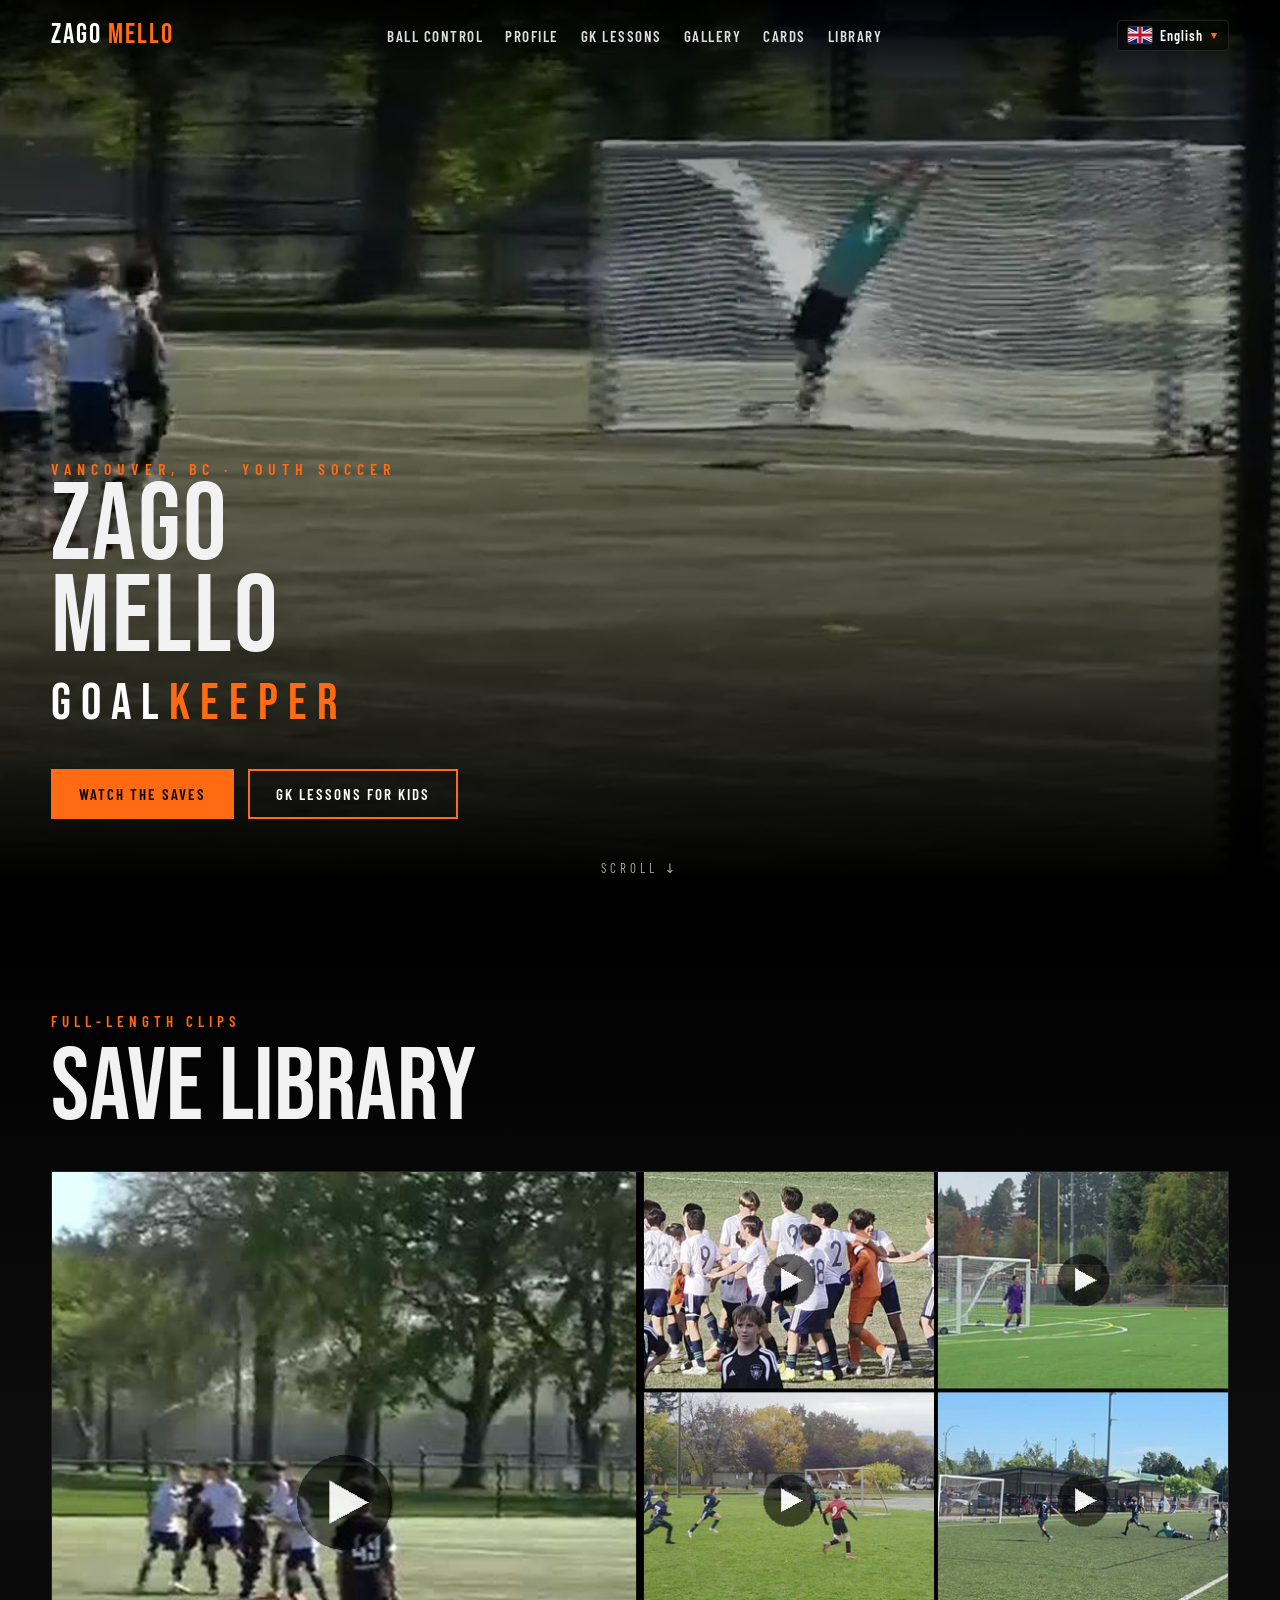
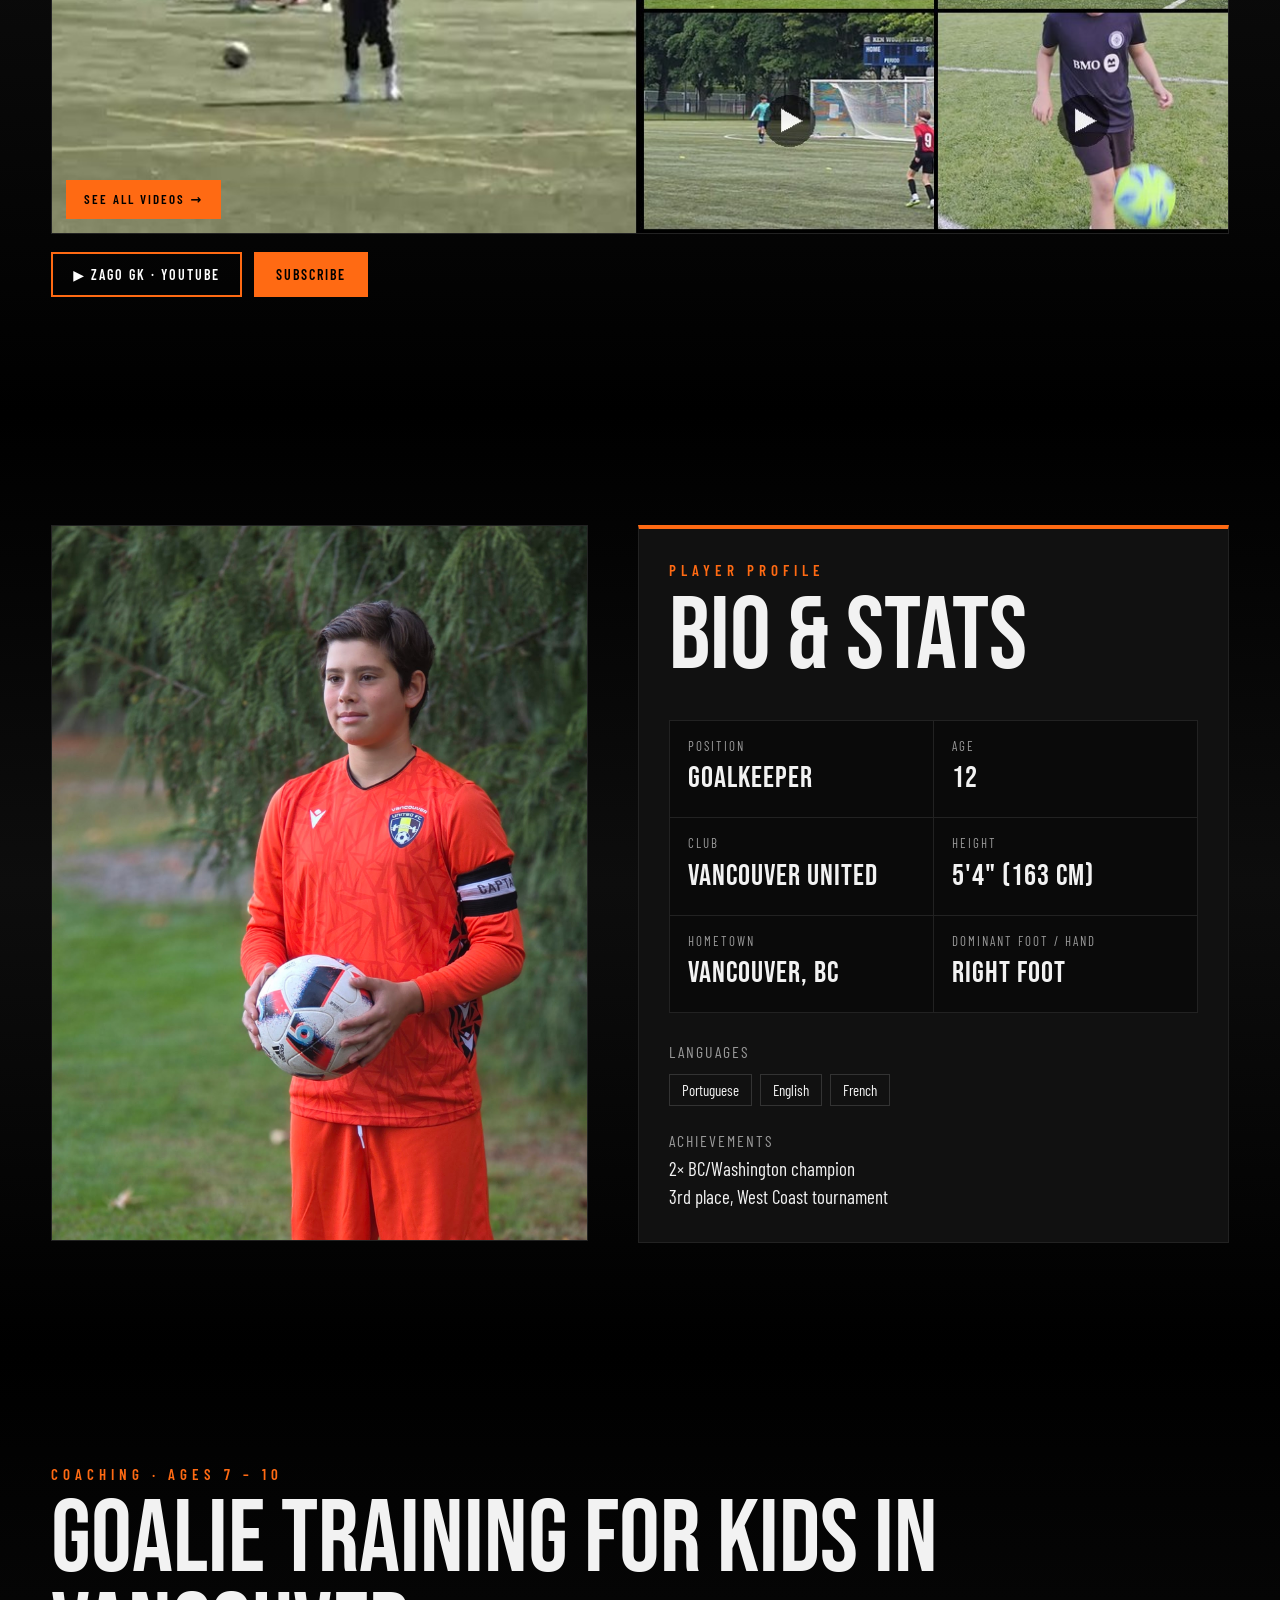
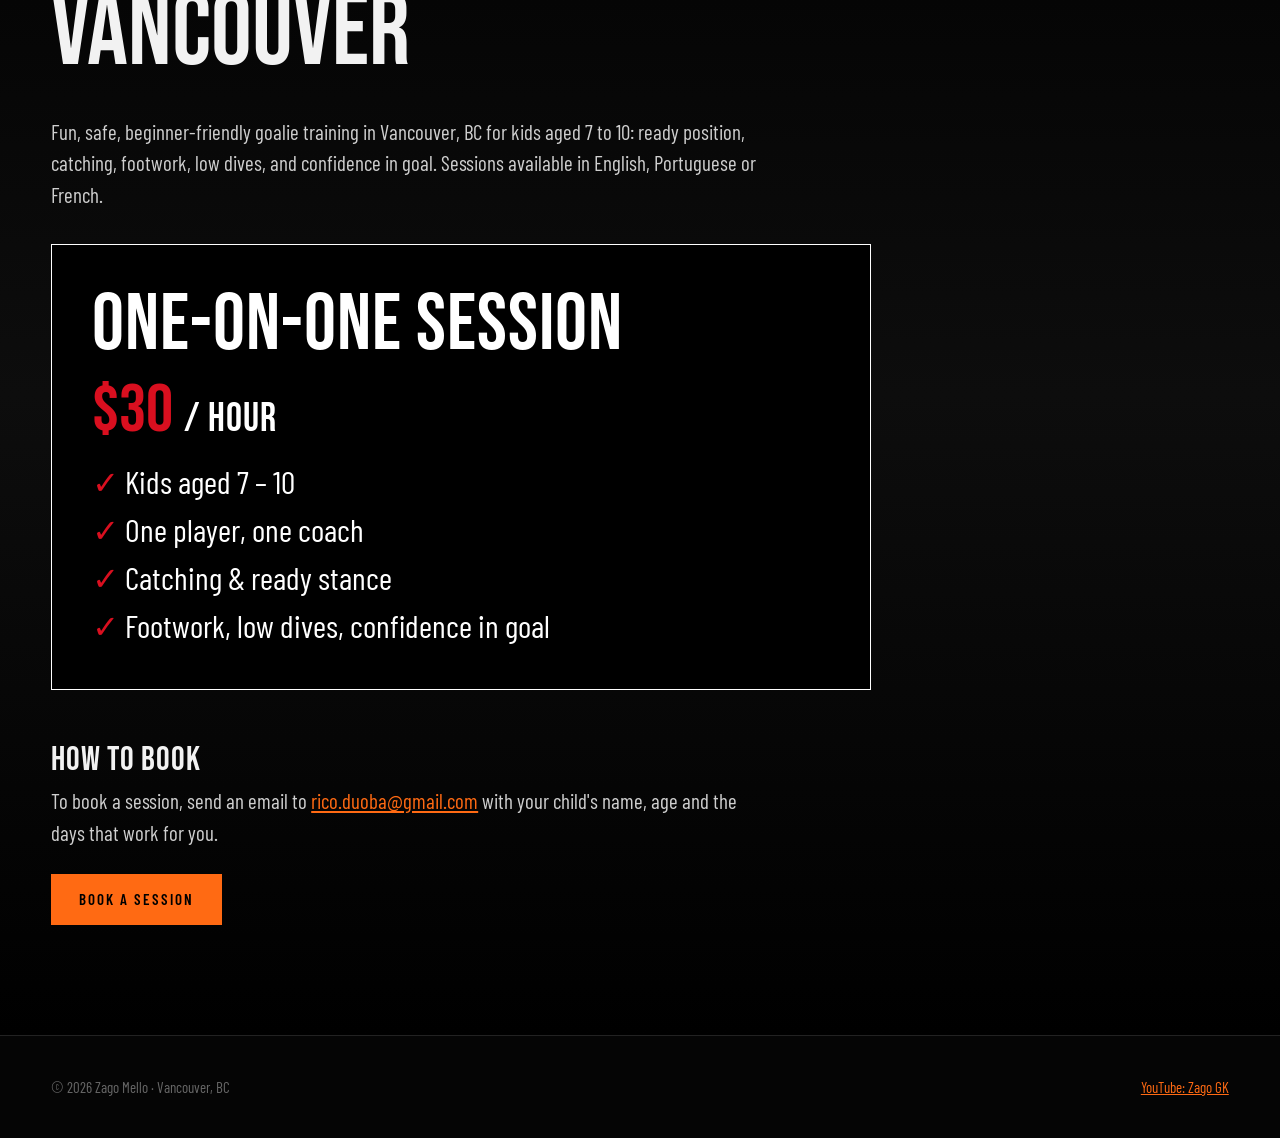
<file: index.html>
<!doctype html>
<html lang="en"><head>
<meta charset="utf-8"><meta name="viewport" content="width=device-width,initial-scale=1">
<title>Goalie Training Vancouver for Kids 7–10 | Zago Mello Goalkeeper</title>
<meta name="description" content="One-on-one goalie training in Vancouver, BC for kids aged 7 to 10: catching, footwork, diving and confidence in goal. $30/hour, in English, Portuguese or French. From the family of youth goalkeeper Zago Mello.">
<meta property="og:title" content="Zago Mello — Goalkeeper"><meta property="og:image" content="reel/poster.jpg">
<link rel="canonical" href="https://mell0dia.github.io/ZagoGK/">
<meta property="og:url" content="https://mell0dia.github.io/ZagoGK/"><meta property="og:type" content="website">
<script type="application/ld+json">
{"@context":"https://schema.org","@type":"SportsActivityLocation","name":"ZagoGK Goalie Training","description":"One-on-one goalkeeper training for kids aged 7 to 10 in Vancouver, BC.","url":"https://mell0dia.github.io/ZagoGK/","image":"https://mell0dia.github.io/ZagoGK/reel/poster.jpg","email":"rico.duoba@gmail.com","priceRange":"$30/hour","areaServed":{"@type":"City","name":"Vancouver"},"address":{"@type":"PostalAddress","addressLocality":"Vancouver","addressRegion":"BC","addressCountry":"CA"},"knowsLanguage":["en","pt","fr"],"sameAs":["https://www.youtube.com/@zagogk"],"makesOffer":{"@type":"Offer","name":"One-on-one goalkeeper session","price":"30","priceCurrency":"CAD","eligibleQuantity":{"@type":"QuantitativeValue","unitText":"hour"}}}
</script>
<link rel="preload" href="fonts/BebasNeue-Regular.ttf" as="font" type="font/ttf" crossorigin>
<link rel="stylesheet" href="css/style.css?v=17">
</head><body id="top">
<nav class="nav" id="nav">
  <a class="brand" href="index.html">ZAGO <span>MELLO</span></a>
  <button class="burger" aria-label="Menu" onclick="document.querySelector('.links').classList.toggle('open')">☰</button>
  <ul class="links">
    <li><a href="ballcontrol.html">Ball Control</a></li>
    <li><a href="#bio">Profile</a></li>
    <li><a href="#coaching">GK Lessons</a></li>
    <li><a href="gallery.html">Gallery</a></li>
    <li><a href="cards.html">Cards</a></li>
    <li><a href="library.html">Library</a></li>
  </ul>
</nav>
<header class="hero">
  <video autoplay muted loop playsinline preload="auto" poster="reel/poster.jpg"><source src="reel/hero-loop.mp4" type="video/mp4"></video>
  <div class="hero-txt">
    <div class="kicker">Vancouver, BC · Youth Soccer</div>
    <h1>ZAGO<br>MELLO</h1>
    <div class="role" data-i18n="role">GOAL<b>KEEPER</b></div>
    <div class="btns"><a class="btn fill" href="library.html">Watch the saves</a><a class="btn" href="#coaching">GK lessons for kids</a></div>
  </div>
  <div class="scroll-cue">SCROLL ↓</div>
</header>

<section id="library" class="alt"><div class="wrap reveal">
  <div class="eyebrow">Full-length clips</div><h2>Save Library</h2>
  <a class="collage" href="library.html" aria-label="Save Library"><img src="img/library-collage.jpg" alt="Save Library" loading="lazy"><span class="btn fill">See all videos →</span></a>
  <div class="yt"><a class="btn" href="https://www.youtube.com/@zagogk" target="_blank" rel="noopener">▶ Zago GK · YouTube</a><a class="btn fill" href="https://www.youtube.com/@zagogk?sub_confirmation=1" target="_blank" rel="noopener">Subscribe</a></div>
</div></section>

<section id="bio" class="alt"><div class="wrap bio reveal">
  <img src="img/profile/photo-n001.jpg" alt="Zago Mello in orange goalkeeper kit">
  <div class="stat-card">
    <div class="eyebrow">Player Profile</div><h2>Bio &amp; Stats</h2>
    <div class="stats">
      <div><small>Position</small><strong>Goalkeeper</strong></div>
      <div><small>Age</small><strong>12</strong></div>
      <div><small>Club</small><strong>Vancouver United</strong></div>
      <div><small>Height</small><strong>5'4" (163 cm)</strong></div>
      <div><small>Hometown</small><strong>Vancouver, BC</strong></div>
      <div><small>Dominant foot / hand</small><strong>Right foot</strong></div>
    </div>
    <small style="color:var(--mute);letter-spacing:2px;text-transform:uppercase">Languages</small>
    <div class="langs"><span>Portuguese</span><span>English</span><span>French</span></div>
    <p style="margin-top:20px"><small style="color:var(--mute);letter-spacing:2px;text-transform:uppercase">Achievements</small><br>2× BC/Washington champion<br>3rd place, West Coast tournament</p>
  </div>
</div></section>

<section id="coaching" class="alt"><div class="wrap reveal">
  <div class="eyebrow">Coaching · Ages 7 – 10</div><h2>Goalie Training for Kids in Vancouver</h2>
  <p class="lead">Fun, safe, beginner-friendly goalie training in Vancouver, BC for kids aged 7 to 10: ready position, catching, footwork, low dives, and confidence in goal. Sessions available in English, Portuguese or French.</p>
  <div class="tiers one">
    <div class="tier hot"><h3>One-on-One Session</h3><div class="price">$30 <small>/ hour</small></div><ul><li>Kids aged 7 – 10</li><li>One player, one coach</li><li>Catching &amp; ready stance</li><li>Footwork, low dives, confidence in goal</li></ul></div>
  </div>
  <h3 class="sub">How to book</h3>
  <p class="lead">To book a session, send an email to <a class="mail" href="mailto:rico.duoba@gmail.com?subject=Goalkeeper%20lesson%20booking">rico.duoba@gmail.com</a> with your child's name, age and the days that work for you.</p>
  <div class="btns"><a class="btn fill" href="mailto:rico.duoba@gmail.com?subject=Goalkeeper%20lesson%20booking">Book a session</a></div>
</div></section>
<footer><span>© <span id="yr"></span> Zago Mello · Vancouver, BC</span><a href="https://www.youtube.com/@zagogk" target="_blank" rel="noopener">YouTube: Zago GK</a></footer>
<script src="js/i18n.js?v=6"></script>
<script src="js/main.js?v=11"></script>
</body></html>
</file>
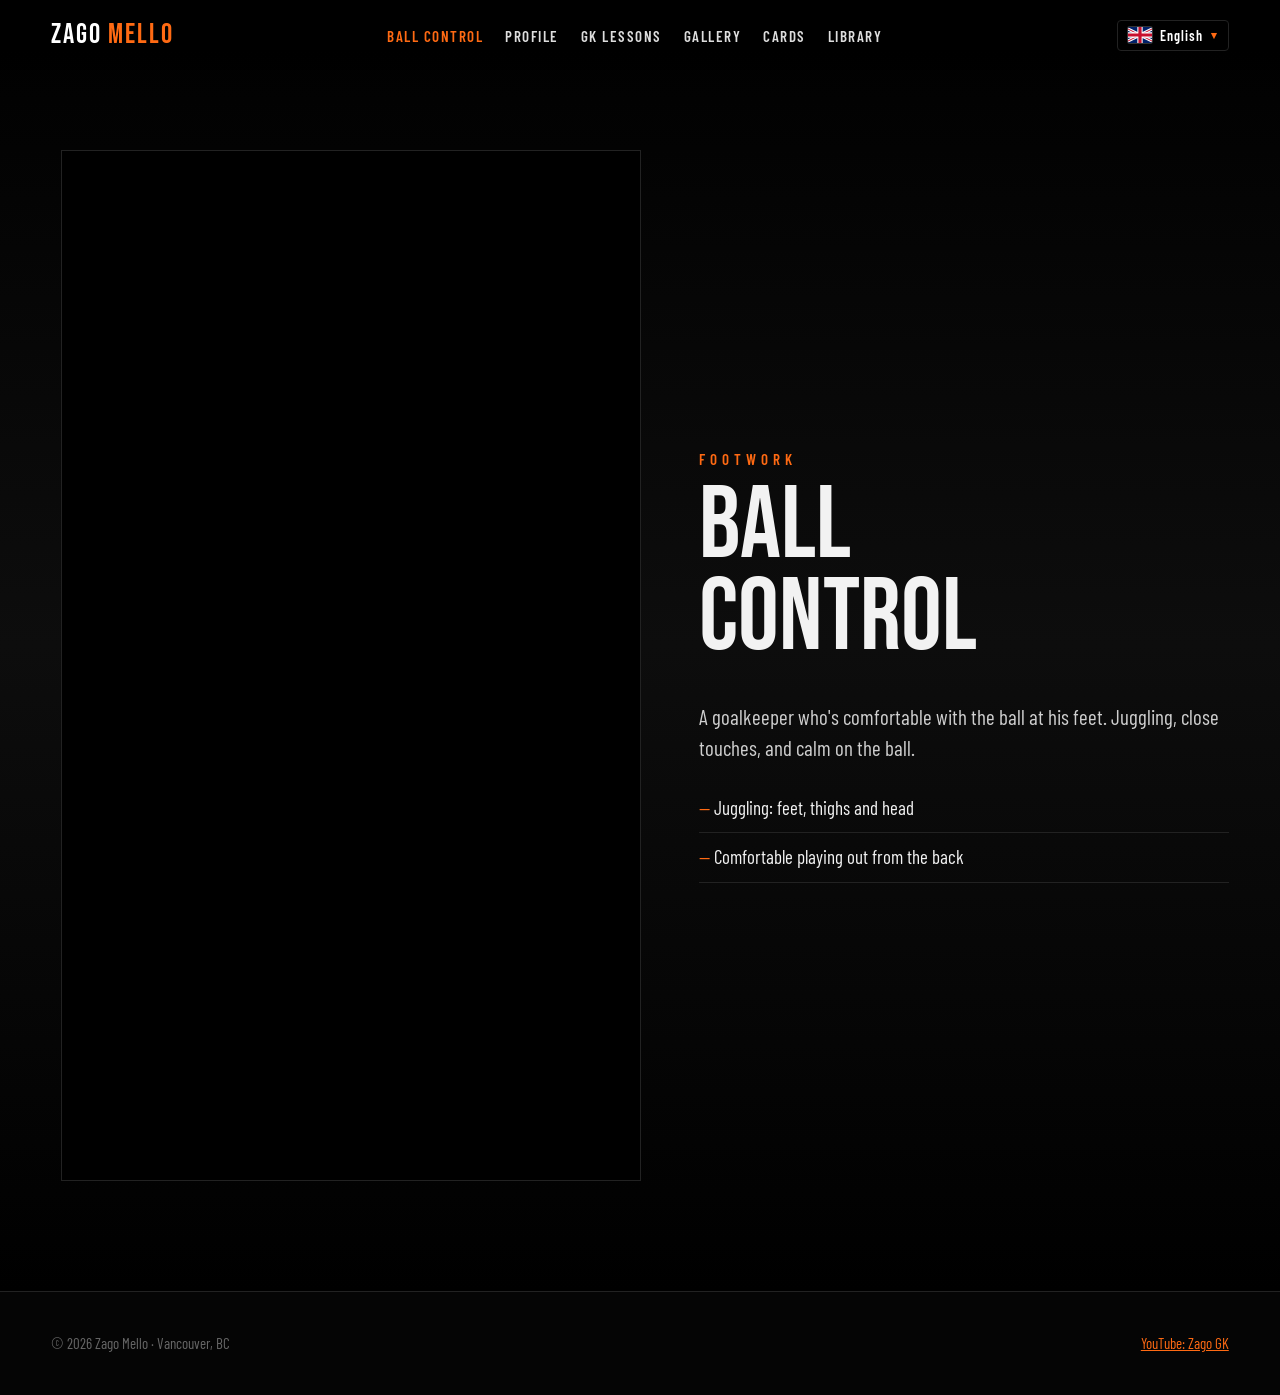
<file: ballcontrol.html>
<!doctype html>
<html lang="en"><head>
<meta charset="utf-8"><meta name="viewport" content="width=device-width,initial-scale=1">
<title>Ball Control — Zago Mello</title>
<meta name="description" content="Zago Mello ball control: juggling and footwork.">
<meta property="og:title" content="Ball Control — Zago Mello"><meta property="og:image" content="reel/poster.jpg">
<link rel="preload" href="fonts/BebasNeue-Regular.ttf" as="font" type="font/ttf" crossorigin>
<link rel="stylesheet" href="css/style.css?v=17">
</head><body>
<nav class="nav solid" id="nav">
  <a class="brand" href="index.html">ZAGO <span>MELLO</span></a>
  <button class="burger" aria-label="Menu" onclick="document.querySelector('.links').classList.toggle('open')">☰</button>
  <ul class="links">
    <li><a href="ballcontrol.html" class="active">Ball Control</a></li>
    <li><a href="index.html#bio">Profile</a></li>
    <li><a href="index.html#coaching">GK Lessons</a></li>
    <li><a href="gallery.html">Gallery</a></li>
    <li><a href="cards.html">Cards</a></li>
    <li><a href="library.html">Library</a></li>
  </ul>
</nav>
<section id="control" class="alt pagehead"><div class="wrap bc reveal">
  <div class="player" id="controlPlayer" data-poster="media/ball-control-poster.jpg"></div>
  <div>
    <div class="eyebrow">Footwork</div><h2 data-i18n="ballcontrol">Ball<br>Control</h2>
    <p class="lead">A goalkeeper who's comfortable with the ball at his feet. Juggling, close touches, and calm on the ball.</p>
    <ul><li>Juggling: feet, thighs and head</li><li>Comfortable playing out from the back</li></ul>
  </div>
</div></section></div>
<footer><span>© <span id="yr"></span> Zago Mello · Vancouver, BC</span><a href="https://www.youtube.com/@zagogk" target="_blank" rel="noopener">YouTube: Zago GK</a></footer>
<script src="js/i18n.js?v=6"></script>
<script src="js/main.js?v=11"></script>
</body></html>
</file>
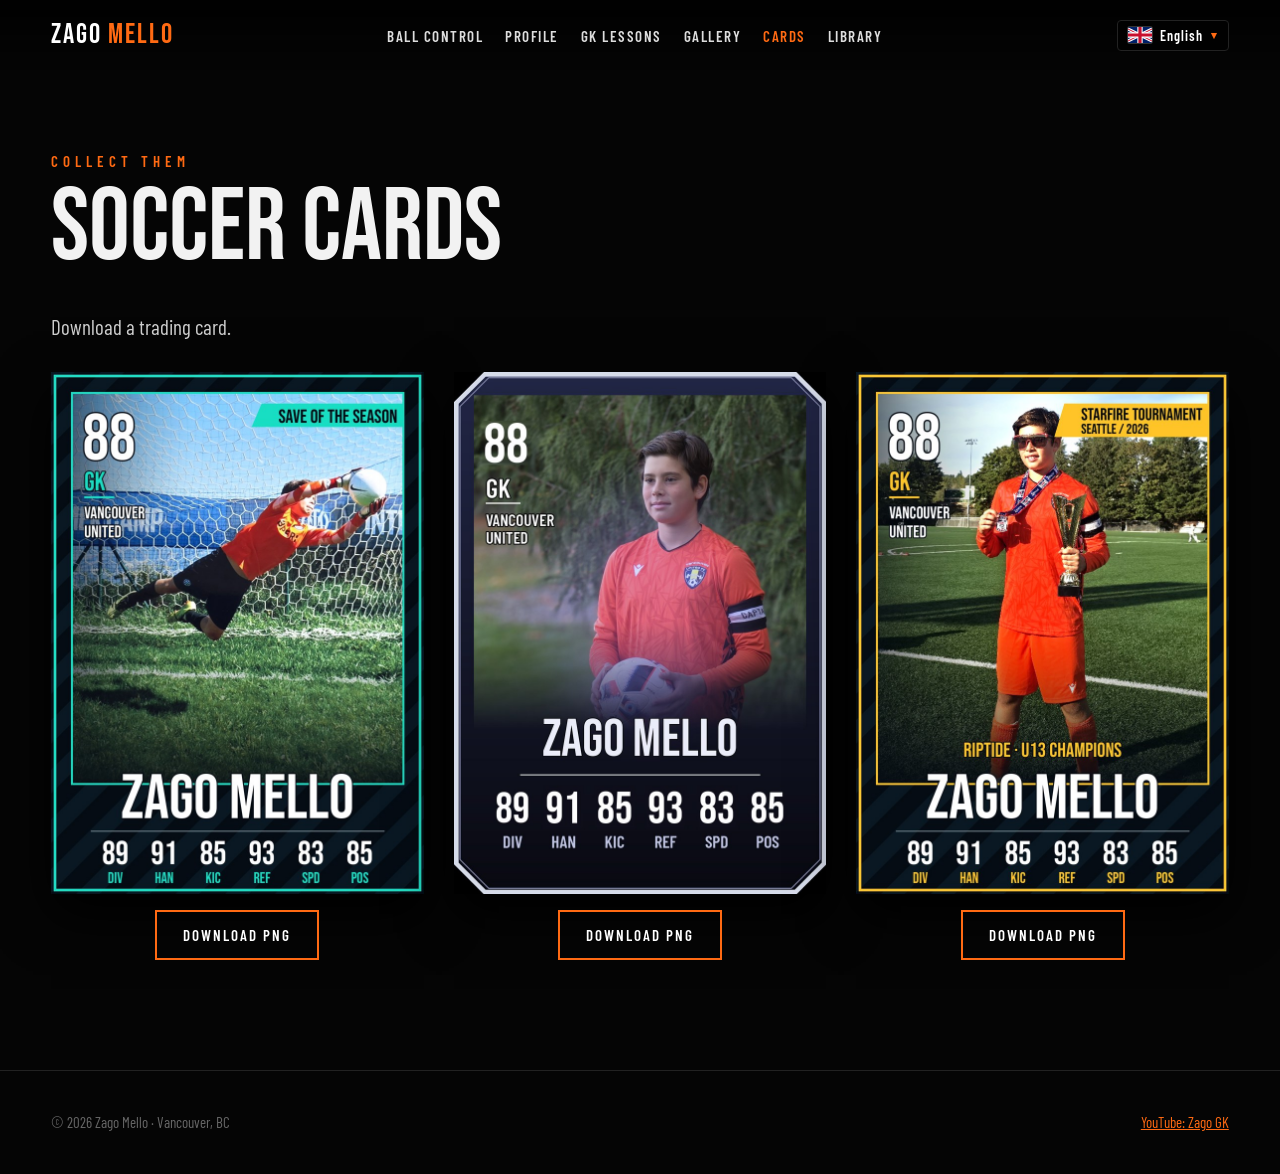
<file: cards.html>
<!doctype html>
<html lang="en"><head>
<meta charset="utf-8"><meta name="viewport" content="width=device-width,initial-scale=1">
<title>Soccer Cards — Zago Mello</title>
<meta name="description" content="Zago Mello soccer cards.">
<meta property="og:title" content="Soccer Cards — Zago Mello"><meta property="og:image" content="reel/poster.jpg">
<link rel="preload" href="fonts/BebasNeue-Regular.ttf" as="font" type="font/ttf" crossorigin>
<link rel="stylesheet" href="css/style.css?v=17">
</head><body>
<nav class="nav solid" id="nav">
  <a class="brand" href="index.html">ZAGO <span>MELLO</span></a>
  <button class="burger" aria-label="Menu" onclick="document.querySelector('.links').classList.toggle('open')">☰</button>
  <ul class="links">
    <li><a href="ballcontrol.html">Ball Control</a></li>
    <li><a href="index.html#bio">Profile</a></li>
    <li><a href="index.html#coaching">GK Lessons</a></li>
    <li><a href="gallery.html">Gallery</a></li>
    <li><a href="cards.html" class="active">Cards</a></li>
    <li><a href="library.html">Library</a></li>
  </ul>
</nav>
<section id="cards" class="pagehead"><div class="wrap reveal">
  <div class="eyebrow">Collect them</div><h2>Soccer Cards</h2>
  <p class="lead">Download a trading card.</p>
  <div class="cards three">
    <div class="tcard"><img src="cards/zago-card-4-save-of-the-season-thumb.jpg" alt="Zago Mello goalkeeper card: Save of the Season" loading="lazy"><a class="btn" href="cards/zago-card-4-save-of-the-season.png" download>Download PNG</a></div>
    <div class="tcard"><img src="cards/zago-card-2-dark-premium-thumb.jpg" alt="Zago Mello goalkeeper card: Dark Premium" loading="lazy"><a class="btn" href="cards/zago-card-2-dark-premium.png" download>Download PNG</a></div>
    <div class="tcard"><img src="cards/zago-card-5-champion-thumb.jpg" alt="Zago Mello goalkeeper card: Champion" loading="lazy"><a class="btn" href="cards/zago-card-5-champion.png" download>Download PNG</a></div>
  </div>
</div></section></div>
<footer><span>© <span id="yr"></span> Zago Mello · Vancouver, BC</span><a href="https://www.youtube.com/@zagogk" target="_blank" rel="noopener">YouTube: Zago GK</a></footer>
<script src="js/i18n.js?v=6"></script>
<script src="js/main.js?v=11"></script>
</body></html>
</file>
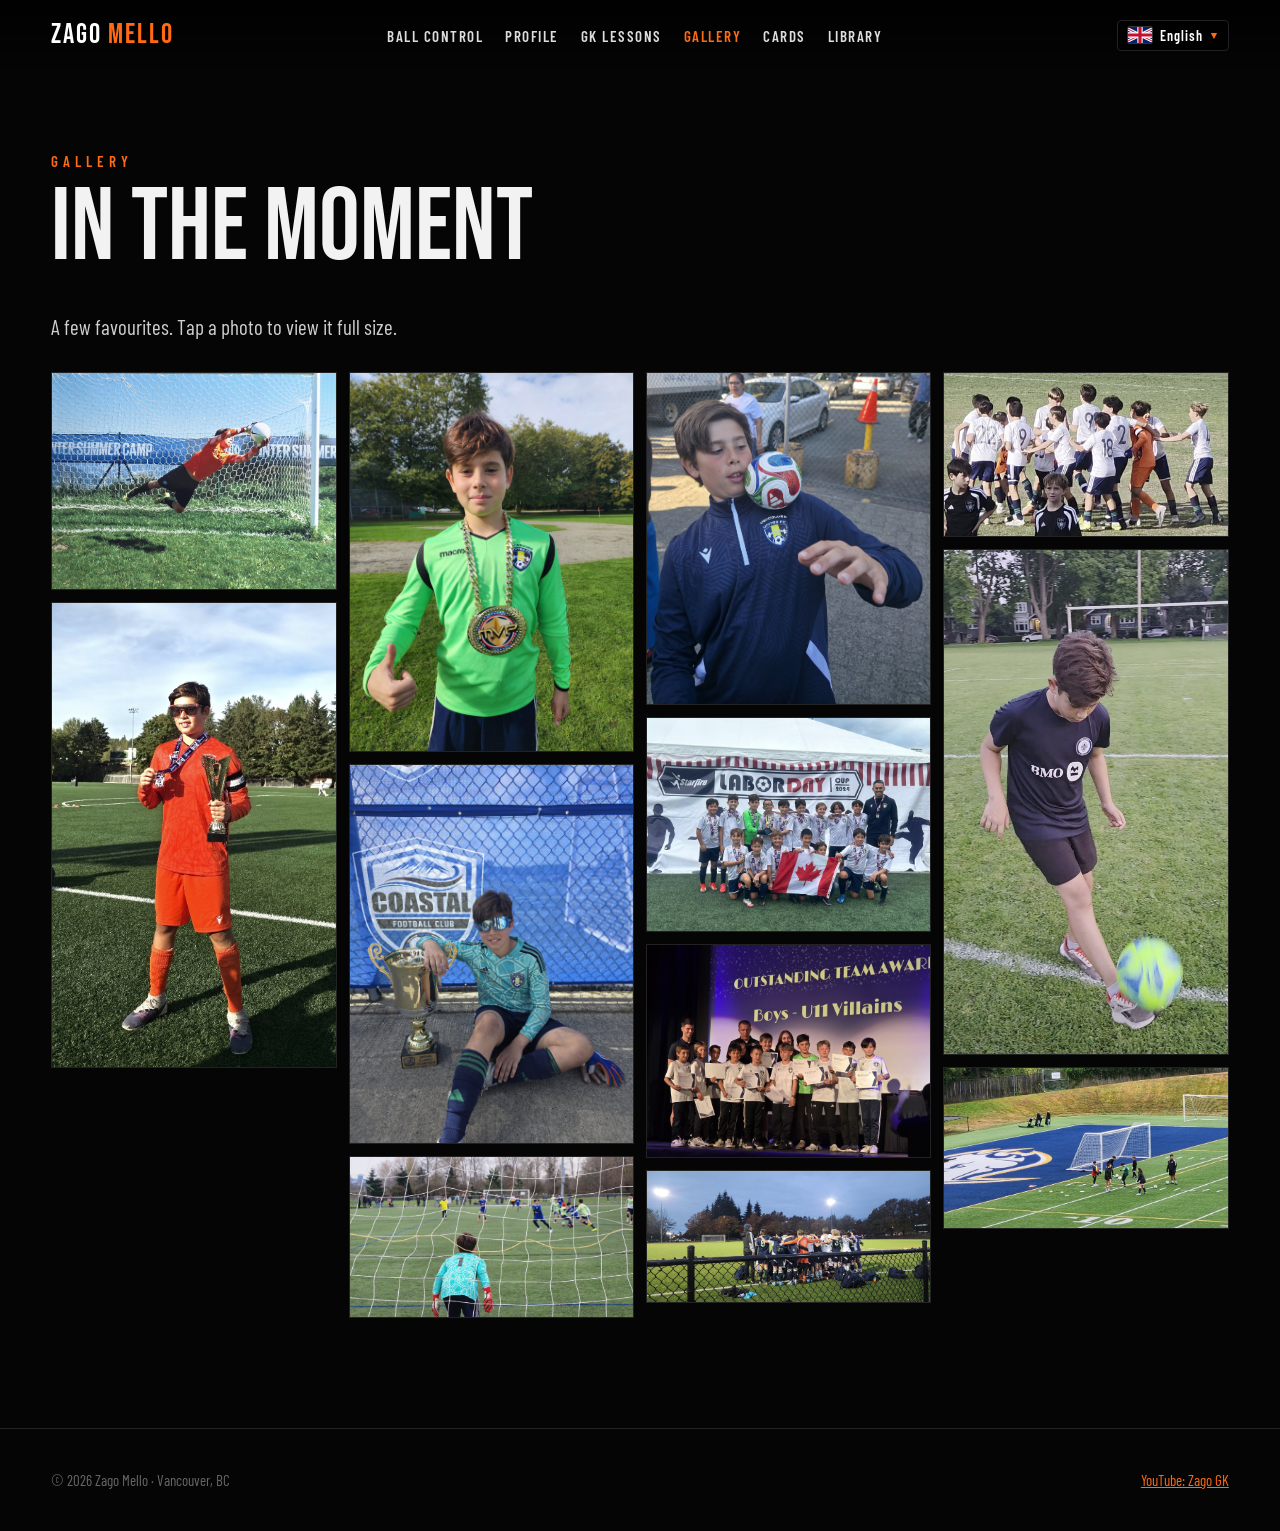
<file: gallery.html>
<!doctype html>
<html lang="en"><head>
<meta charset="utf-8"><meta name="viewport" content="width=device-width,initial-scale=1">
<title>Gallery — Zago Mello</title>
<meta name="description" content="Photos of Zago Mello, goalkeeper.">
<meta property="og:title" content="Gallery — Zago Mello"><meta property="og:image" content="reel/poster.jpg">
<link rel="preload" href="fonts/BebasNeue-Regular.ttf" as="font" type="font/ttf" crossorigin>
<link rel="stylesheet" href="css/style.css?v=17">
</head><body>
<nav class="nav solid" id="nav">
  <a class="brand" href="index.html">ZAGO <span>MELLO</span></a>
  <button class="burger" aria-label="Menu" onclick="document.querySelector('.links').classList.toggle('open')">☰</button>
  <ul class="links">
    <li><a href="ballcontrol.html">Ball Control</a></li>
    <li><a href="index.html#bio">Profile</a></li>
    <li><a href="index.html#coaching">GK Lessons</a></li>
    <li><a href="gallery.html" class="active">Gallery</a></li>
    <li><a href="cards.html">Cards</a></li>
    <li><a href="library.html">Library</a></li>
  </ul>
</nav>
<section class="pagehead"><div class="wrap reveal">
  <div class="eyebrow">Gallery</div><h2>In The Moment</h2>
  <p class="lead">A few favourites. Tap a photo to view it full size.</p>
  <div class="grid" id="grid">
      <a href="img/gallery/dive-inter-camp.jpg" data-cap="Inter Summer Camp"><img src="img/gallery/dive-inter-camp.jpg" alt="Inter Summer Camp" loading="lazy"></a>
      <a href="img/gallery/champion.jpg" data-cap="Starfire Tournament, Seattle 2026 · Riptide, U13 champions"><img src="img/gallery/champion.jpg" alt="Starfire Tournament, Seattle 2026 · Riptide, U13 champions" loading="lazy"></a>
      <a href="img/gallery/medal-2024.jpg" data-cap="Medal, October 2024"><img src="img/gallery/medal-2024.jpg" alt="Medal, October 2024" loading="lazy"></a>
      <a href="img/gallery/trophy-coastal-2026.jpg" data-cap="Trophy, Coastal Football Club, May 2026"><img src="img/gallery/trophy-coastal-2026.jpg" alt="Trophy, Coastal Football Club, May 2026" loading="lazy"></a>
      <a href="img/gallery/between-posts-2025.jpg" data-cap="Between the posts, November 2025"><img src="img/gallery/between-posts-2025.jpg" alt="Between the posts, November 2025" loading="lazy"></a>
      <a href="img/gallery/ball-tricks-2026.jpg" data-cap="Ball tricks, June 2026"><img src="img/gallery/ball-tricks-2026.jpg" alt="Ball tricks, June 2026" loading="lazy"></a>
      <a href="img/gallery/labor-day-cup-2024.jpg" data-cap="Starfire Labor Day Cup, 2024"><img src="img/gallery/labor-day-cup-2024.jpg" alt="Starfire Labor Day Cup, 2024" loading="lazy"></a>
      <a href="img/gallery/award-u11-2025.jpg" data-cap="Outstanding Team Award, U11 Villains, May 2025"><img src="img/gallery/award-u11-2025.jpg" alt="Outstanding Team Award, U11 Villains, May 2025" loading="lazy"></a>
      <a href="img/gallery/huddle-2026.jpg" data-cap="Team huddle, October 2026"><img src="img/gallery/huddle-2026.jpg" alt="Team huddle, October 2026" loading="lazy"></a>
      <a href="img/gallery/celebration.jpg" data-cap="Starfire Tournament, Seattle 2026 · Riptide, U13 champions"><img src="img/gallery/celebration.jpg" alt="Starfire Tournament, Seattle 2026 · Riptide, U13 champions" loading="lazy"></a>
      <a href="img/gallery/frame-12-n010.jpg" data-cap="Ball control"><img src="img/gallery/frame-12-n010.jpg" alt="Ball control" loading="lazy"></a>
      <a href="img/gallery/training-2026.jpg" data-cap="Training session, July 2026"><img src="img/gallery/training-2026.jpg" alt="Training session, July 2026" loading="lazy"></a>
  </div>
</div></section>
<div class="lb" id="lb"><button class="x" aria-label="Close">×</button><button class="prev" aria-label="Previous">‹</button><img alt=""><button class="next" aria-label="Next">›</button><div class="cap"></div></div>
<footer><span>© <span id="yr"></span> Zago Mello · Vancouver, BC</span><a href="https://www.youtube.com/@zagogk" target="_blank" rel="noopener">YouTube: Zago GK</a></footer>
<script src="js/i18n.js?v=6"></script>
<script src="js/main.js?v=11"></script>
</body></html>
</file>
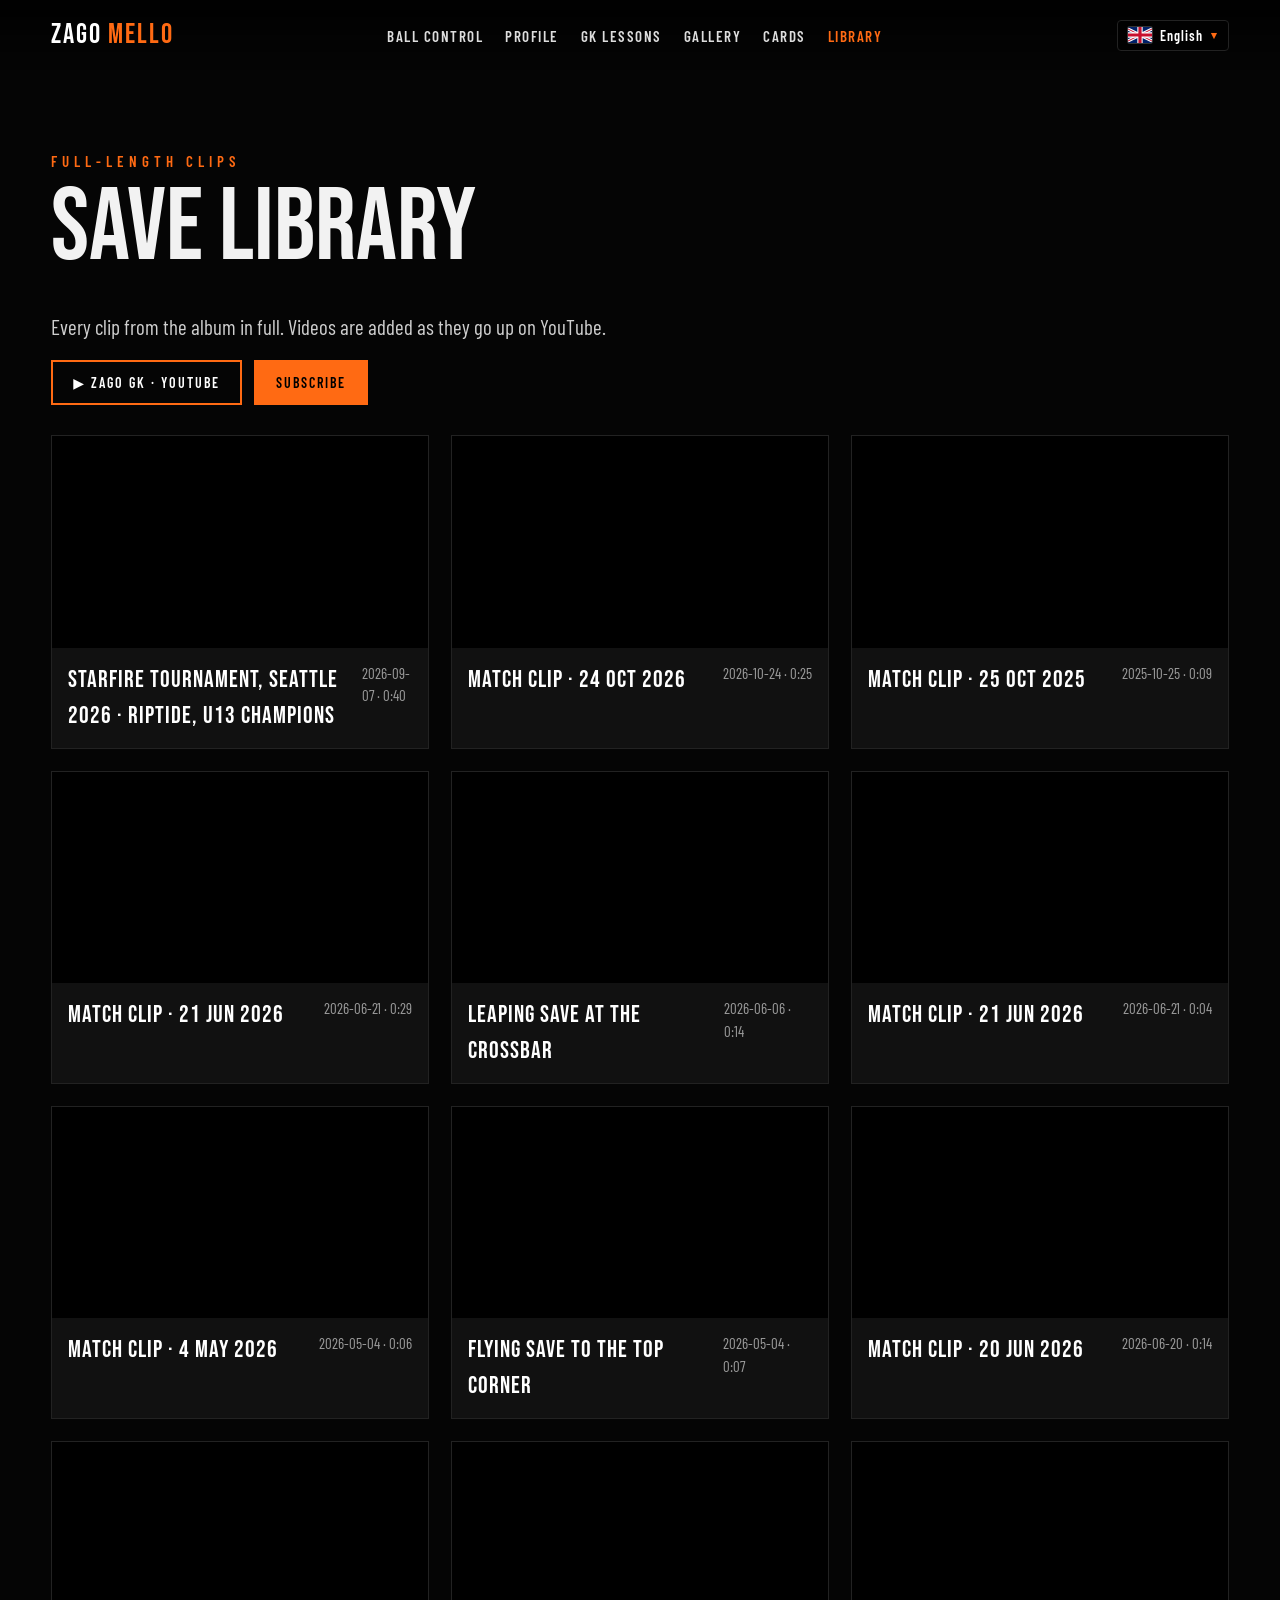
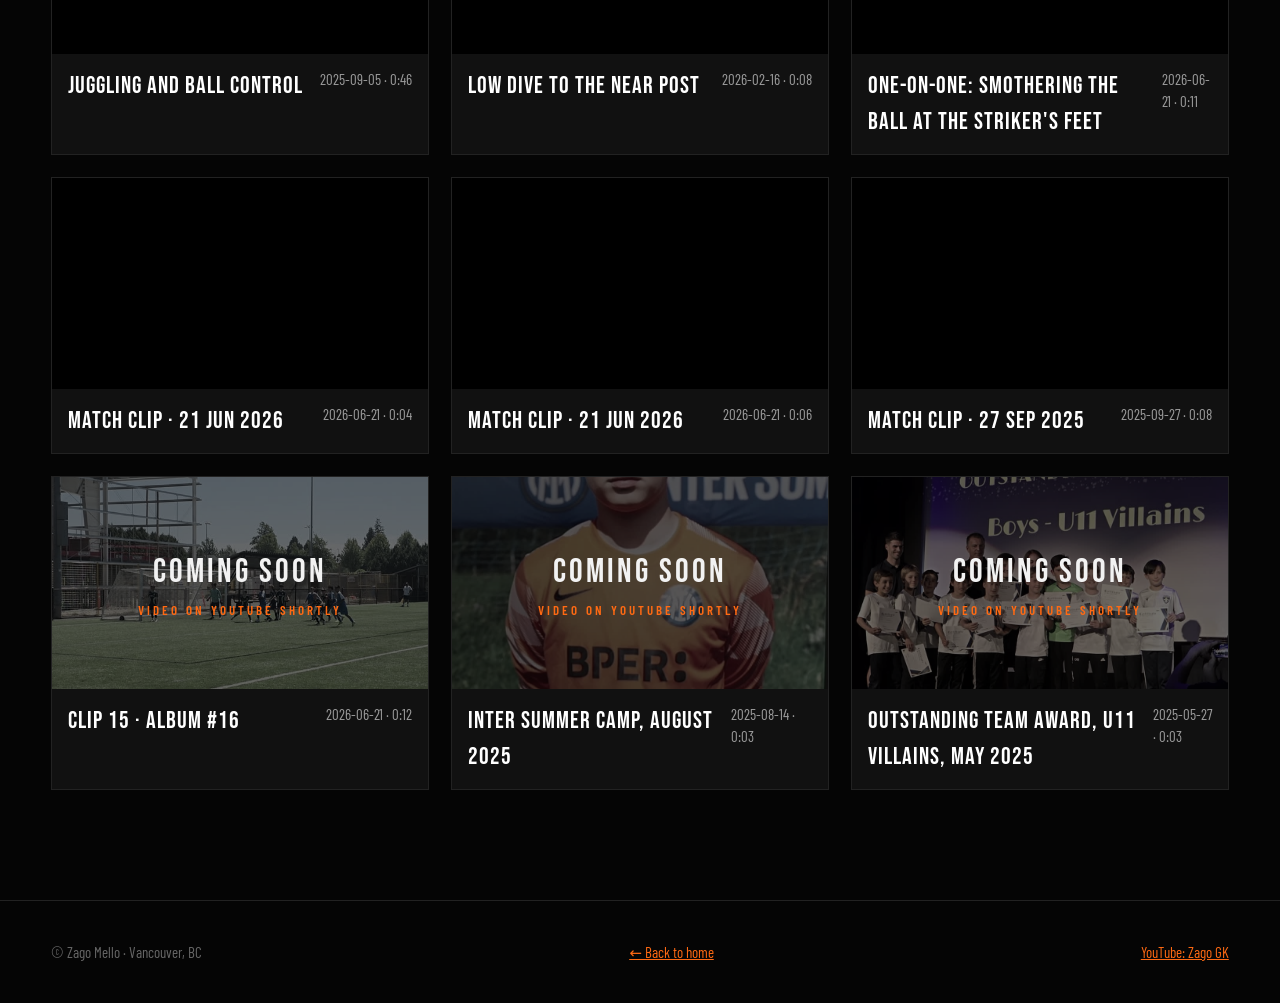
<file: library.html>
<!doctype html>
<html lang="en"><head>
<meta charset="utf-8"><meta name="viewport" content="width=device-width,initial-scale=1">
<title>Save Library — Zago Mello</title>
<link rel="stylesheet" href="css/style.css?v=17">
</head><body>
<nav class="nav solid" id="nav">
  <a class="brand" href="index.html">ZAGO <span>MELLO</span></a>
  <button class="burger" aria-label="Menu" onclick="document.querySelector('.links').classList.toggle('open')">☰</button>
  <ul class="links">
    <li><a href="ballcontrol.html">Ball Control</a></li>
    <li><a href="index.html#bio">Profile</a></li>
    <li><a href="index.html#coaching">GK Lessons</a></li>
    <li><a href="gallery.html">Gallery</a></li>
    <li><a href="cards.html">Cards</a></li>
    <li><a href="library.html" class="active">Library</a></li>
  </ul>
</nav>
<section class="pagehead"><div class="wrap">
  <div class="eyebrow">Full-length clips</div><h2>Save Library</h2>
  <p class="lead">Every clip from the album in full. Videos are added as they go up on YouTube.</p>
  <div class="yt"><a class="btn" href="https://www.youtube.com/@zagogk" target="_blank" rel="noopener">▶ Zago GK · YouTube</a><a class="btn fill" href="https://www.youtube.com/@zagogk?sub_confirmation=1" target="_blank" rel="noopener">Subscribe</a></div>
  <div class="lib" id="lib"></div>
</div></section>
<footer><span>© Zago Mello · Vancouver, BC</span><a href="index.html">← Back to home</a><a href="https://www.youtube.com/@zagogk" target="_blank" rel="noopener">YouTube: Zago GK</a></footer>
<script src="js/i18n.js?v=6"></script>
<script src="js/main.js?v=11"></script>
</body></html>
</file>
<file: css/style.css>
@font-face{font-family:"Bebas";src:url(../fonts/BebasNeue-Regular.ttf) format("truetype");font-display:swap}
@font-face{font-family:"Barlow";src:url(../fonts/BarlowCondensed-Regular.ttf) format("truetype");font-display:swap}
@font-face{font-family:"Barlow";font-weight:600;src:url(../fonts/BarlowCondensed-SemiBold.ttf) format("truetype");font-display:swap}
:root{--bg:#050505;--panel:#111;--line:#222;--fg:#f2f2f2;--mute:#9a9a9a;--accent:#ff6a13}
*{box-sizing:border-box;margin:0;padding:0}
html{scroll-behavior:smooth}
body{background:var(--bg);color:var(--fg);font-family:"Barlow",system-ui,sans-serif;font-size:19px;line-height:1.5;-webkit-font-smoothing:antialiased}
a{color:var(--accent)}
img,video{max-width:100%;display:block}
.ph{background:rgba(255,106,19,.15);border:1px dashed var(--accent);color:var(--accent);padding:0 .35em;border-radius:3px;font-weight:600;overflow-wrap:anywhere;box-decoration-break:clone;-webkit-box-decoration-break:clone}
/* nav */
.nav{position:fixed;inset:0 0 auto 0;z-index:50;display:flex;align-items:center;justify-content:space-between;padding:14px 4vw;background:linear-gradient(#000c,#0000);transition:background .3s}
.nav.solid{background:#000e;backdrop-filter:blur(6px)}
.brand{font-family:Bebas;font-size:28px;letter-spacing:2px;color:#fff;text-decoration:none}.brand span{color:var(--accent)}
.links{display:flex;gap:22px;list-style:none}
.links a{color:#ddd;text-decoration:none;font-weight:600;text-transform:uppercase;letter-spacing:1.5px;font-size:15px}
.links a:hover,.links a.active{color:var(--accent)}
.burger{display:none;background:none;border:0;color:#fff;font-size:30px;cursor:pointer}
/* hero */
.hero{position:relative;height:100vh;min-height:560px;overflow:hidden;display:flex;align-items:flex-end}
.hero video{position:absolute;inset:0;width:100%;height:100%;object-fit:cover}
.hero::after{content:"";position:absolute;inset:0;background:linear-gradient(0deg,#000 2%,#0008 35%,#0003 70%,#000a)}
.hero-txt{position:relative;z-index:2;padding:0 4vw 9vh}
.kicker{font-weight:600;letter-spacing:6px;text-transform:uppercase;color:var(--accent);font-size:16px}
.hero h1{font-family:Bebas;font-weight:400;font-size:clamp(42px,8.5vw,130px);line-height:.85;letter-spacing:2px}
.hero .role{font-family:Bebas;font-size:clamp(28px,4vw,52px);letter-spacing:10px;color:#fff}
.hero .role b{color:var(--accent);font-weight:400}
.btns{display:flex;gap:14px;margin-top:26px;flex-wrap:wrap}
.btn{display:inline-block;padding:12px 26px;border:2px solid var(--accent);color:#fff;text-decoration:none;text-transform:uppercase;font-weight:600;letter-spacing:2px;font-size:15px;transition:.2s}
.btn.fill,.btn:hover{background:var(--accent);color:#000}
.scroll-cue{position:absolute;z-index:2;bottom:22px;left:50%;transform:translateX(-50%);color:#aaa;font-size:13px;letter-spacing:4px}
/* sections */
section{padding:110px 4vw}
.wrap{max-width:1240px;margin:0 auto}
.eyebrow{color:var(--accent);font-weight:600;letter-spacing:5px;text-transform:uppercase;font-size:15px}
h2{font-family:Bebas;font-weight:400;font-size:clamp(52px,8vw,112px);line-height:.9;margin:.1em 0 .35em}
.lead{color:#cfcfcf;max-width:720px;font-size:21px}
.alt{background:linear-gradient(180deg,#000,#0d0d0d 50%,#000)}
.reveal{opacity:0;transform:translateY(40px);transition:opacity .9s ease,transform .9s ease}
.reveal.in{opacity:1;transform:none}
/* reel */
.player{position:relative;border:1px solid var(--line);background:#000;margin-top:30px}
.player video{width:100%;aspect-ratio:16/9;background:#000}
.chapters{display:grid;grid-template-columns:repeat(5,1fr);gap:10px;margin-top:14px}
.chapters button{background:var(--panel);border:1px solid var(--line);color:#ddd;padding:12px 10px;text-align:left;cursor:pointer;font-family:inherit;font-size:15px;transition:.2s}
.chapters button b{display:block;font-family:Bebas;font-size:26px;font-weight:400;color:#fff;letter-spacing:1px}
.chapters button:hover,.chapters button.on{border-color:var(--accent);color:var(--accent)}
/* ball control */
.bc{display:grid;grid-template-columns:minmax(260px,420px) 1fr;gap:60px;align-items:center}
.bc video{width:100%;aspect-ratio:9/16;object-fit:cover;border:1px solid var(--line)}
.bc ul{list-style:none;margin-top:20px}.bc li{padding:10px 0;border-bottom:1px solid var(--line)}
.bc li::before{content:"— ";color:var(--accent)}
/* gallery */
.grid{columns:4 240px;column-gap:12px;margin-top:30px}
.grid a{display:block;margin-bottom:12px;overflow:hidden;break-inside:avoid;border:1px solid var(--line)}
.grid img{width:100%;transition:transform .5s,filter .5s;filter:saturate(.9)}
.grid a:hover img{transform:scale(1.05);filter:saturate(1.15)}
.lb{position:fixed;inset:0;z-index:100;background:#000f;display:none;align-items:center;justify-content:center}
.lb.open{display:flex}
.lb img{max-width:92vw;max-height:86vh;object-fit:contain}
.lb button{position:absolute;background:none;border:0;color:#fff;font-size:44px;cursor:pointer;padding:10px 18px}
.lb .x{top:10px;right:14px}.lb .prev{left:6px}.lb .next{right:6px}
.lb .cap{position:absolute;bottom:16px;left:0;right:0;text-align:center;color:#aaa;font-size:15px}
/* bio */
.bio{display:grid;grid-template-columns:1fr 1.1fr;gap:50px;align-items:start}
.bio img{width:100%;aspect-ratio:3/4;object-fit:cover;object-position:top;border:1px solid var(--line)}
.stat-card{background:var(--panel);border:1px solid var(--line);border-top:4px solid var(--accent);padding:30px}
.stats{display:grid;grid-template-columns:repeat(2,1fr);gap:1px;background:var(--line);margin:24px 0;border:1px solid var(--line)}
.stats div{background:#0a0a0a;padding:16px 18px}
.stats small{display:block;color:var(--mute);text-transform:uppercase;letter-spacing:2px;font-size:13px}
.stats strong{font-family:Bebas;font-weight:400;font-size:30px;letter-spacing:1px}
.langs{display:flex;flex-wrap:wrap;gap:8px;margin-top:8px}
.langs span{border:1px solid #333;padding:4px 12px;font-size:15px}
/* cards */
.cards{display:grid;grid-template-columns:repeat(3,1fr);gap:30px;margin-top:30px}
.tcard{text-align:center}
.tcard img{width:100%;transition:transform .4s;box-shadow:0 20px 50px #000}
.tcard:hover img{transform:translateY(-8px) rotate(-1deg)}
.tcard .btn{margin-top:16px}
/* coaching */
.tiers{display:grid;grid-template-columns:repeat(3,1fr);gap:20px;margin-top:34px}
.tier{background:var(--panel);border:1px solid var(--line);padding:30px;display:flex;flex-direction:column;gap:12px}
.tier.hot{border-color:var(--accent)}
.tier h3{font-family:Bebas;font-weight:400;font-size:40px;letter-spacing:1px}
.tier .price{font-family:Bebas;font-size:34px;color:var(--accent)}
.tier ul{list-style:none;color:#ccc}.tier li{padding:4px 0}
.tier li::before{content:"✓ ";color:var(--accent)}
.note{margin-top:22px;color:var(--mute);font-size:16px}
/* contact */
.contact{text-align:center}
.contact .lead{margin:0 auto}
form{max-width:640px;margin:34px auto 0;display:grid;gap:12px;text-align:left}
input,select,textarea{width:100%;background:#0c0c0c;border:1px solid #2a2a2a;color:#fff;padding:14px;font:inherit;font-size:17px}
input:focus,select:focus,textarea:focus{outline:none;border-color:var(--accent)}
.row2{display:grid;grid-template-columns:1fr 1fr;gap:12px}
footer{padding:40px 4vw;border-top:1px solid var(--line);color:#666;font-size:15px;display:flex;justify-content:space-between;flex-wrap:wrap;gap:10px}
/* library */
.lib{display:grid;grid-template-columns:repeat(auto-fill,minmax(320px,1fr));gap:22px;margin-top:30px}
.vcard{background:var(--panel);border:1px solid var(--line)}
.vframe{position:relative;aspect-ratio:16/9;background:#000;overflow:hidden}
.vframe img{width:100%;height:100%;object-fit:cover;filter:grayscale(.6) brightness(.45)}
.vframe iframe{position:absolute;inset:0;width:100%;height:100%;border:0}
.soon{position:absolute;inset:0;display:flex;flex-direction:column;align-items:center;justify-content:center;gap:4px}
.soon b{font-family:Bebas;font-weight:400;font-size:34px;letter-spacing:3px}
.soon small{color:var(--accent);letter-spacing:3px;text-transform:uppercase;font-size:13px;font-weight:600}
.vmeta{padding:14px 16px;display:flex;justify-content:space-between;color:var(--mute);font-size:15px}
.vmeta strong{color:#fff;font-family:Bebas;font-weight:400;font-size:24px;letter-spacing:1px}
.pagehead{padding-top:150px}
@media (max-width:900px){
 .links{position:fixed;top:60px;right:0;left:0;flex-direction:column;background:#000f;padding:20px 6vw;gap:16px;display:none}
 .links.open{display:flex}.burger{display:block}
 .bc,.bio{grid-template-columns:1fr;gap:30px}
 .bc video{max-width:380px;margin:0 auto}
 .cards,.tiers{grid-template-columns:1fr}
 .cards{max-width:380px;margin-left:auto;margin-right:auto}
 .chapters{grid-template-columns:repeat(2,1fr)}
 section{padding:80px 5vw}
 .row2{grid-template-columns:1fr}
 .grid{columns:2 140px}
}
@media (prefers-reduced-motion:reduce){.reveal{opacity:1;transform:none;transition:none}html{scroll-behavior:auto}}
.bio>*,.bc>*,.stats>div{min-width:0}html,body{overflow-x:hidden}

.player iframe{width:100%;aspect-ratio:16/9;border:0;display:block}
/* Ball Control: vertical (9:16) YouTube player, about 2x larger than the old 16:9 box */
.bc .player{max-width:300px;width:100%;aspect-ratio:9/16;margin:0 auto}
.bc .player iframe,.bc .player img{width:100%;height:100%;aspect-ratio:9/16;object-fit:cover}
@media(max-width:760px){.bc .player{max-width:340px}}
/* Ball Control v3: bigger vertical player */
.bc{grid-template-columns:minmax(300px,500px) 1fr}
.bc .player{max-width:480px}
@media(max-width:760px){.bc{grid-template-columns:1fr}.bc .player{max-width:min(92vw,420px)}}
/* Ball Control v4: wider */
.bc{grid-template-columns:minmax(320px,600px) 1fr;gap:48px}
.bc .player{max-width:580px}
@media(max-width:760px){.bc{grid-template-columns:1fr}.bc .player{max-width:min(94vw,480px)}}

/* reel still + play button */
.playstill{display:block;width:100%;aspect-ratio:16/9;border:0;padding:0;cursor:pointer;background:#000 center/cover no-repeat;position:relative}
.playstill .pbtn{position:absolute;left:50%;top:50%;width:84px;height:84px;margin:-42px 0 0 -42px;border-radius:50%;background:rgba(0,0,0,.55);border:3px solid #fff}
.playstill .pbtn::after{content:"";position:absolute;left:50%;top:50%;margin:-16px 0 0 -10px;border-left:30px solid #fff;border-top:16px solid transparent;border-bottom:16px solid transparent}
.playstill:hover .pbtn{background:var(--accent)}

/* still stays over the YouTube player until the right frame plays */
.ytwrap{position:relative;width:100%;aspect-ratio:16/9;background:#000}
.ytwrap iframe,.ytwrap #ytp{position:absolute;inset:0;width:100%;height:100%;border:0}
.ytwrap .cover{position:absolute;inset:0;z-index:3;background:#000 center/cover no-repeat;display:grid;place-items:center}
.ytwrap .spin{width:54px;height:54px;border-radius:50%;border:5px solid rgba(255,255,255,.3);border-top-color:#fff;animation:sp 1s linear infinite}
@keyframes sp{to{transform:rotate(360deg)}}
/* multi-page additions */
.nav.solid{background:#000d}
.links a.active{color:var(--accent)}
.tile{text-decoration:none;color:inherit;transition:.2s}.tile:hover{border-color:var(--accent);transform:translateY(-4px)}
.tile p{color:#ccc}.tile .more{color:var(--accent);font-weight:600;letter-spacing:2px;text-transform:uppercase;font-size:14px;margin-top:auto}
.cards.four{grid-template-columns:repeat(4,1fr)}
@media (max-width:1100px){.cards.four{grid-template-columns:repeat(2,1fr)}}
@media (max-width:700px){.cards.four{grid-template-columns:1fr}}
.tiers.one{grid-template-columns:minmax(0,460px)}
.tier .price small{font-size:20px;color:#ccc;letter-spacing:1px}
.sub{font-family:Bebas;font-weight:400;font-size:34px;letter-spacing:1px;margin-top:44px}
a.mail{color:var(--accent)}
.pagehead.alt{padding-top:150px}
.cards.one{grid-template-columns:minmax(0,380px);justify-content:center}
.cards.three{grid-template-columns:repeat(3,1fr)}@media (max-width:700px){.cards.three{grid-template-columns:1fr}}

/* language selector */
.lsel{position:relative;margin-left:22px}
.lsel .cur{display:flex;align-items:center;gap:8px;background:#0008;border:1px solid var(--line);border-radius:4px;color:#fff;font:600 14px Barlow,sans-serif;letter-spacing:1px;padding:6px 10px;cursor:pointer}
.lsel .cur:hover{border-color:var(--accent)}.lsel .cur i{font-style:normal;font-size:11px;color:var(--accent)}
.lsel .flag{width:24px;height:16px;border-radius:2px;object-fit:cover;box-shadow:0 0 0 1px #fff3}
.lsel ul{position:absolute;right:0;top:calc(100% + 6px);list-style:none;background:#0b0b0b;border:1px solid var(--line);border-radius:4px;min-width:100%;padding:4px;z-index:60;box-shadow:0 12px 30px #000}
.lsel ul[hidden]{display:none}
.lsel li{display:flex;align-items:center;gap:10px;padding:8px 12px;color:#ddd;font:600 15px Barlow,sans-serif;letter-spacing:1px;cursor:pointer;white-space:nowrap;border-radius:3px}
.lsel li:hover,.lsel li:focus{background:#222;outline:0}.lsel li.on{color:var(--accent)}
@media (max-width:900px){.lsel{order:2;margin-left:auto;margin-right:10px}.burger{order:3}.links{order:4}}
.collage{display:block;position:relative;max-width:560px;margin-top:26px;border:1px solid var(--line);overflow:hidden}.collage img{width:100%;transition:transform .5s,filter .5s}.collage:hover img{transform:scale(1.03);filter:brightness(.85)}.collage .btn{position:absolute;left:14px;bottom:14px;padding:8px 16px;font-size:13px}
.yt{display:flex;gap:12px;flex-wrap:wrap;margin:18px 0 8px}.yt .btn{padding:10px 20px;font-size:14px}
.collage{max-width:none;width:100%;margin-left:0}.collage img{display:block;width:100%;height:auto}.collage .btn{left:14px;bottom:14px}
.tiers.one{grid-template-columns:minmax(0,820px)}
.tier.hot{background:#000;border:1px solid #fff;padding:40px}
.tier.hot h3{color:#fff;font-size:80px;line-height:1}
.tier.hot .price{color:#d90f1f;font-size:68px;line-height:1}
.tier.hot .price small{color:#fff;font-size:40px}
.tier.hot ul{color:#fff;font-size:32px;line-height:1.25}
.tier.hot li::before{color:#d90f1f}
@media(max-width:700px){.tier.hot h3{font-size:52px}.tier.hot .price{font-size:48px}.tier.hot .price small{font-size:28px}.tier.hot ul{font-size:22px}}
</file>
